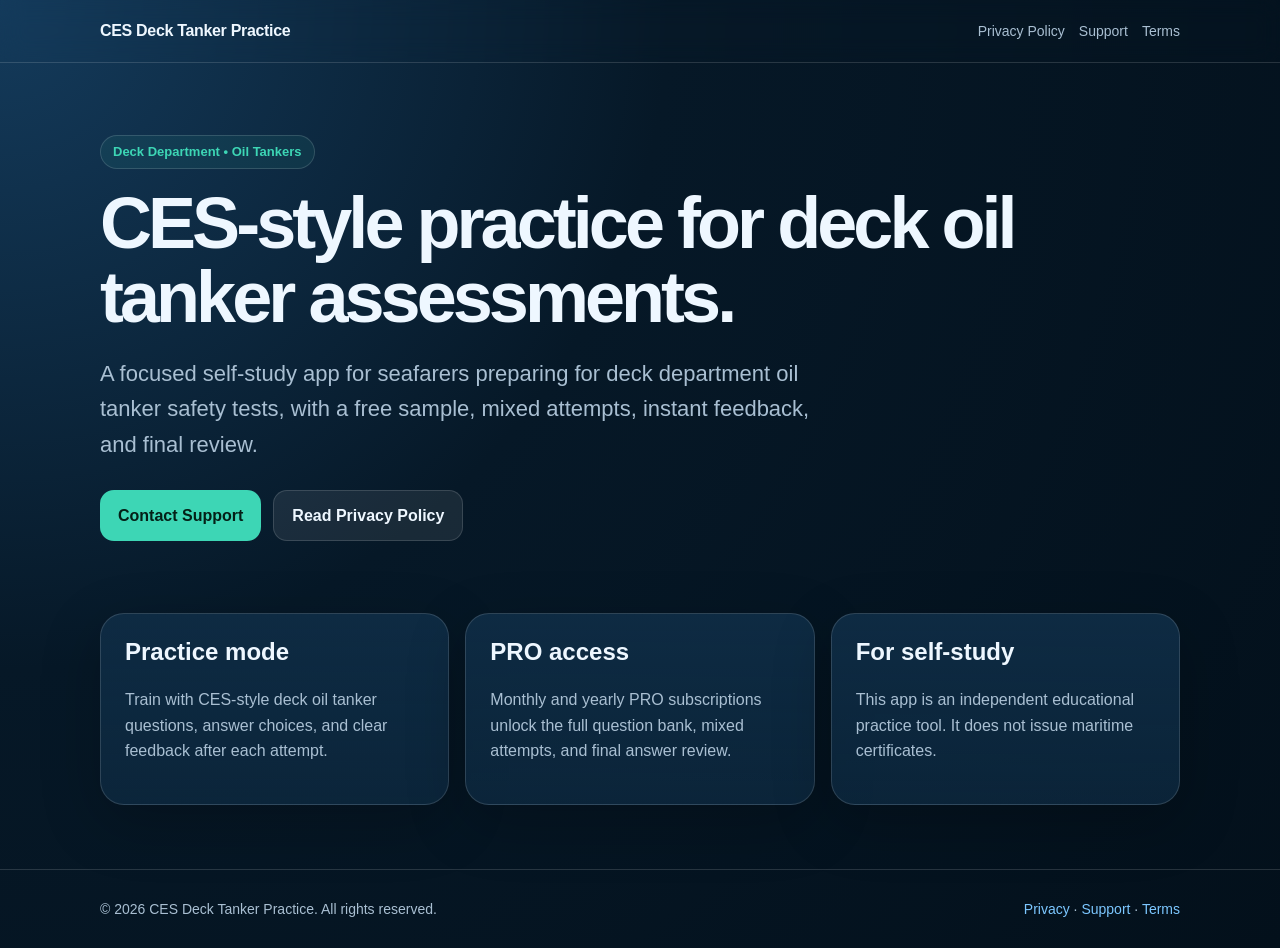
<file: index.html>
<!doctype html>
<html lang="en">
<head>
  <meta charset="utf-8">
  <meta name="viewport" content="width=device-width, initial-scale=1">
  <title>CES Test for Deck on Oil Tankers</title>
  <meta name="description" content="CES-style deck oil tanker practice app for seafarers.">
  <link rel="stylesheet" href="styles.css">
</head>
<body>
  <header class="nav">
    <div class="container nav-inner">
      <a class="brand" href="index.html">CES Deck Tanker Practice</a>
      <nav class="nav-links" aria-label="Main navigation">
        <a href="privacy.html">Privacy Policy</a>
        <a href="support.html">Support</a>
        <a href="terms.html">Terms</a>
      </nav>
    </div>
  </header>

  <main>
    <section class="container hero">
      <span class="badge">Deck Department • Oil Tankers</span>
      <h1>CES-style practice for deck oil tanker assessments.</h1>
      <p class="lead">A focused self-study app for seafarers preparing for deck department oil tanker safety tests, with a free sample, mixed attempts, instant feedback, and final review.</p>
      <div class="actions">
        <a class="button" href="support.html">Contact Support</a>
        <a class="button secondary" href="privacy.html">Read Privacy Policy</a>
      </div>
    </section>

    <section class="container grid" aria-label="Features">
      <article class="card">
        <h2>Practice mode</h2>
        <p>Train with CES-style deck oil tanker questions, answer choices, and clear feedback after each attempt.</p>
      </article>
      <article class="card">
        <h2>PRO access</h2>
        <p>Monthly and yearly PRO subscriptions unlock the full question bank, mixed attempts, and final answer review.</p>
      </article>
      <article class="card">
        <h2>For self-study</h2>
        <p>This app is an independent educational practice tool. It does not issue maritime certificates.</p>
      </article>
    </section>
  </main>

  <footer class="footer">
    <div class="container footer-inner">
      <span>© 2026 CES Deck Tanker Practice. All rights reserved.</span>
      <span><a href="privacy.html">Privacy</a> · <a href="support.html">Support</a> · <a href="terms.html">Terms</a></span>
    </div>
  </footer>
</body>
</html>
</file>
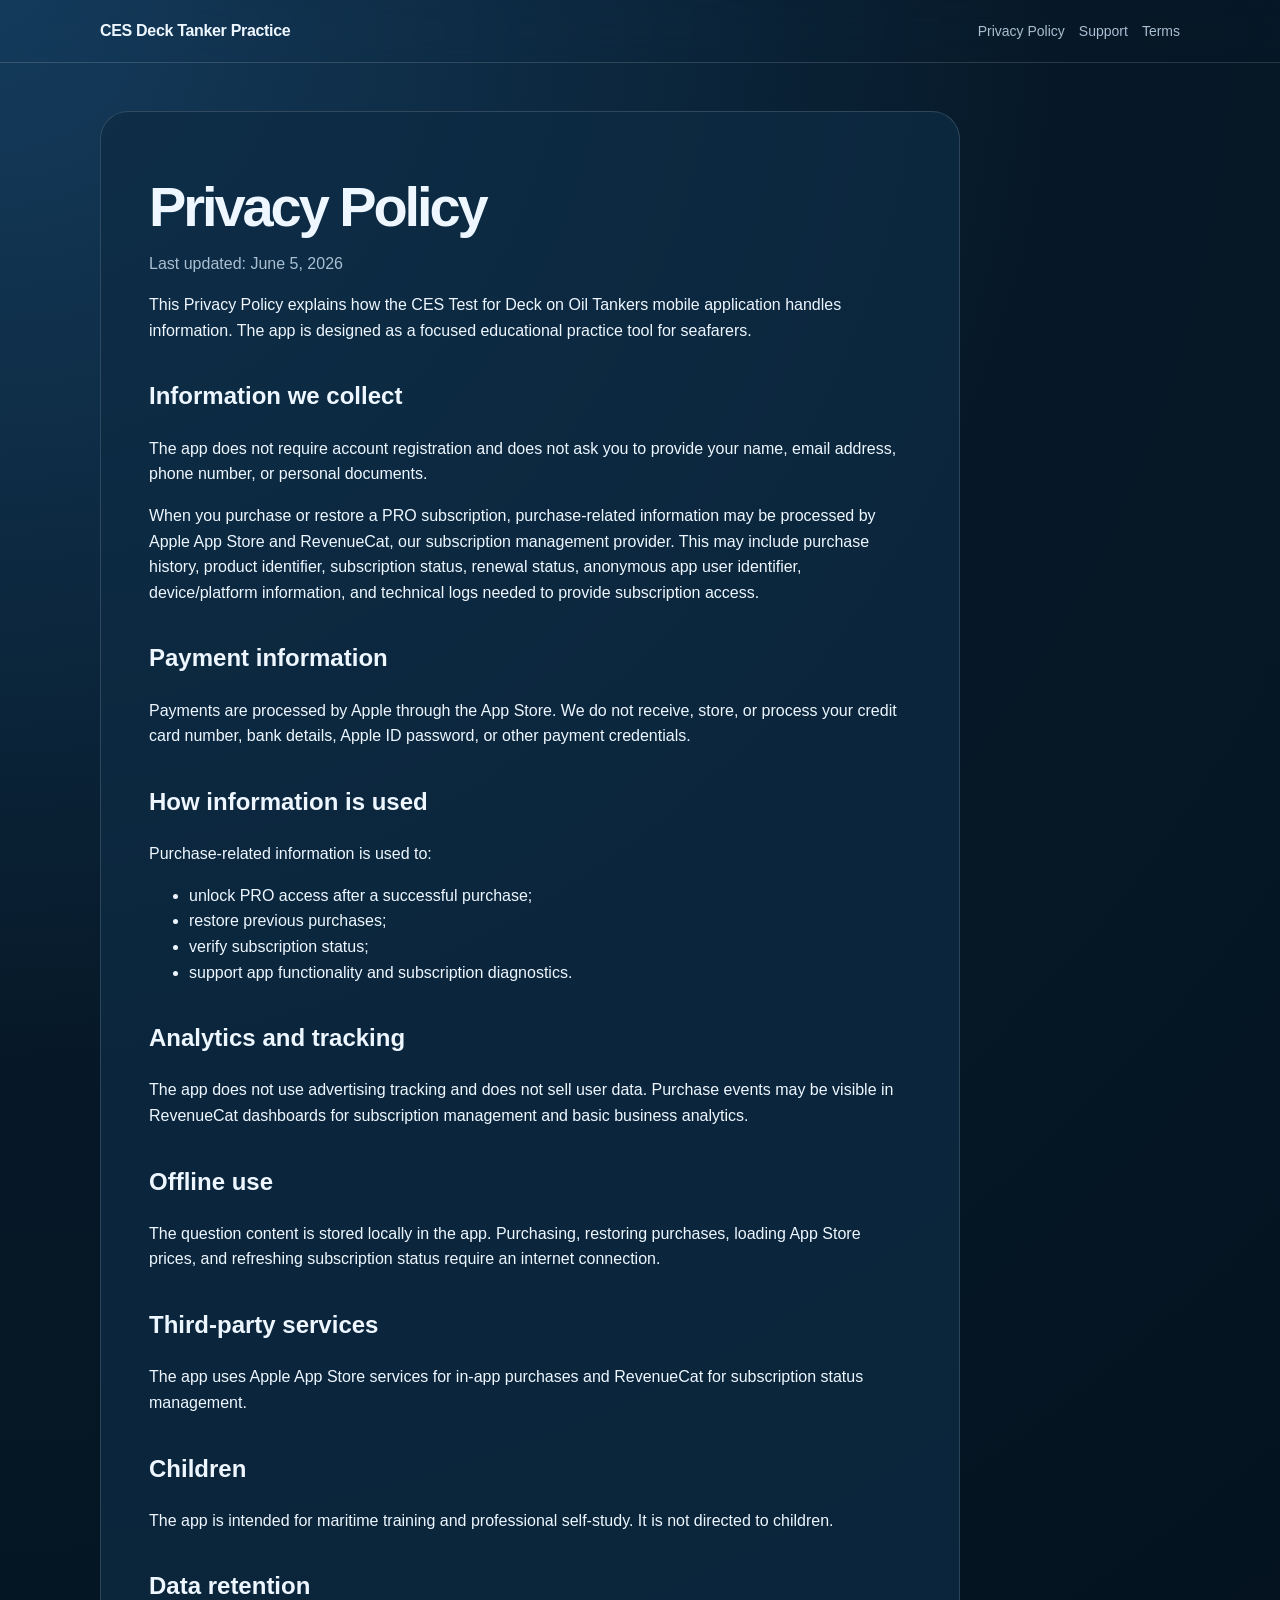
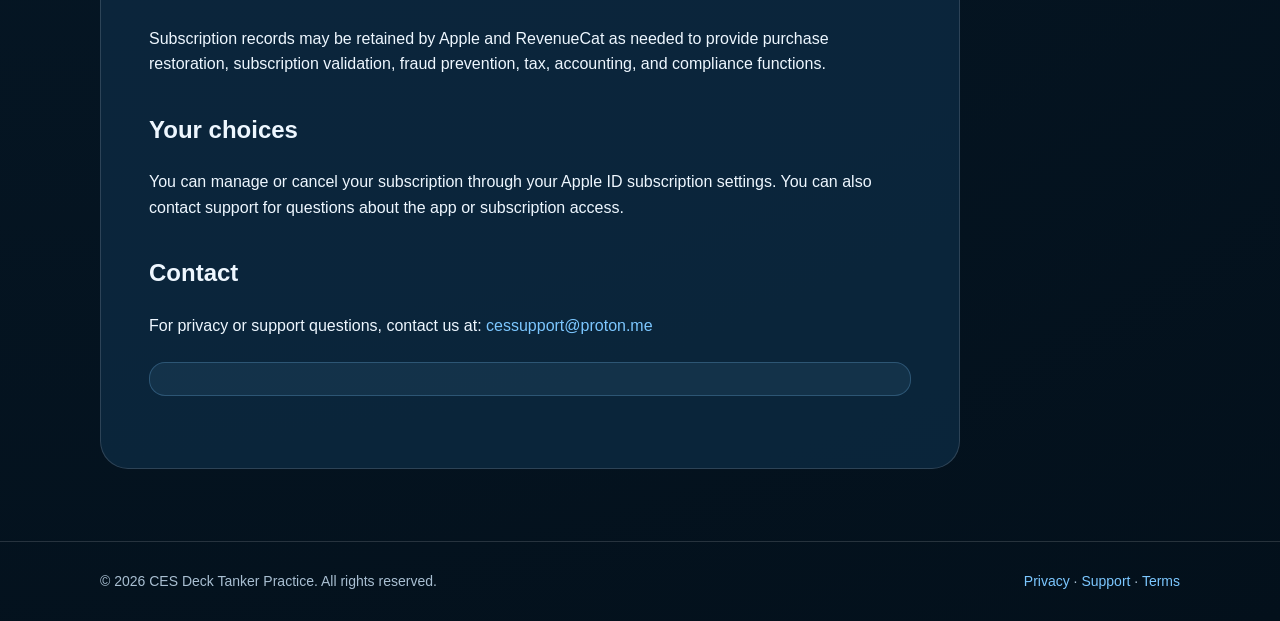
<file: privacy.html>
<!doctype html>
<html lang="en">
<head>
  <meta charset="utf-8">
  <meta name="viewport" content="width=device-width, initial-scale=1">
  <title>Privacy Policy — CES Test for Deck on Oil Tankers</title>
  <meta name="description" content="Privacy Policy for CES Test for Deck on Oil Tankers.">
  <link rel="stylesheet" href="styles.css">
</head>
<body>
  <header class="nav">
    <div class="container nav-inner">
      <a class="brand" href="index.html">CES Deck Tanker Practice</a>
      <nav class="nav-links" aria-label="Main navigation">
        <a href="privacy.html">Privacy Policy</a>
        <a href="support.html">Support</a>
        <a href="terms.html">Terms</a>
      </nav>
    </div>
  </header>

  <main class="container page">
    <article class="page-card">
      <h1>Privacy Policy</h1>
      <p class="updated">Last updated: June 5, 2026</p>

      <p>This Privacy Policy explains how the CES Test for Deck on Oil Tankers mobile application handles information. The app is designed as a focused educational practice tool for seafarers.</p>

      <h2>Information we collect</h2>
      <p>The app does not require account registration and does not ask you to provide your name, email address, phone number, or personal documents.</p>
      <p>When you purchase or restore a PRO subscription, purchase-related information may be processed by Apple App Store and RevenueCat, our subscription management provider. This may include purchase history, product identifier, subscription status, renewal status, anonymous app user identifier, device/platform information, and technical logs needed to provide subscription access.</p>

      <h2>Payment information</h2>
      <p>Payments are processed by Apple through the App Store. We do not receive, store, or process your credit card number, bank details, Apple ID password, or other payment credentials.</p>

      <h2>How information is used</h2>
      <p>Purchase-related information is used to:</p>
      <ul>
        <li>unlock PRO access after a successful purchase;</li>
        <li>restore previous purchases;</li>
        <li>verify subscription status;</li>
        <li>support app functionality and subscription diagnostics.</li>
      </ul>

      <h2>Analytics and tracking</h2>
      <p>The app does not use advertising tracking and does not sell user data. Purchase events may be visible in RevenueCat dashboards for subscription management and basic business analytics.</p>

      <h2>Offline use</h2>
      <p>The question content is stored locally in the app. Purchasing, restoring purchases, loading App Store prices, and refreshing subscription status require an internet connection.</p>

      <h2>Third-party services</h2>
      <p>The app uses Apple App Store services for in-app purchases and RevenueCat for subscription status management.</p>

      <h2>Children</h2>
      <p>The app is intended for maritime training and professional self-study. It is not directed to children.</p>

      <h2>Data retention</h2>
      <p>Subscription records may be retained by Apple and RevenueCat as needed to provide purchase restoration, subscription validation, fraud prevention, tax, accounting, and compliance functions.</p>

      <h2>Your choices</h2>
      <p>You can manage or cancel your subscription through your Apple ID subscription settings. You can also contact support for questions about the app or subscription access.</p>

      <h2>Contact</h2>
      <p>For privacy or support questions, contact us at: <a href="mailto:cessupport@proton.me">cessupport@proton.me</a></p>

      <div class="notice">
      
      </div>
    </article>
  </main>

  <footer class="footer">
    <div class="container footer-inner">
      <span>© 2026 CES Deck Tanker Practice. All rights reserved.</span>
      <span><a href="privacy.html">Privacy</a> · <a href="support.html">Support</a> · <a href="terms.html">Terms</a></span>
    </div>
  </footer>
</body>
</html>
</file>
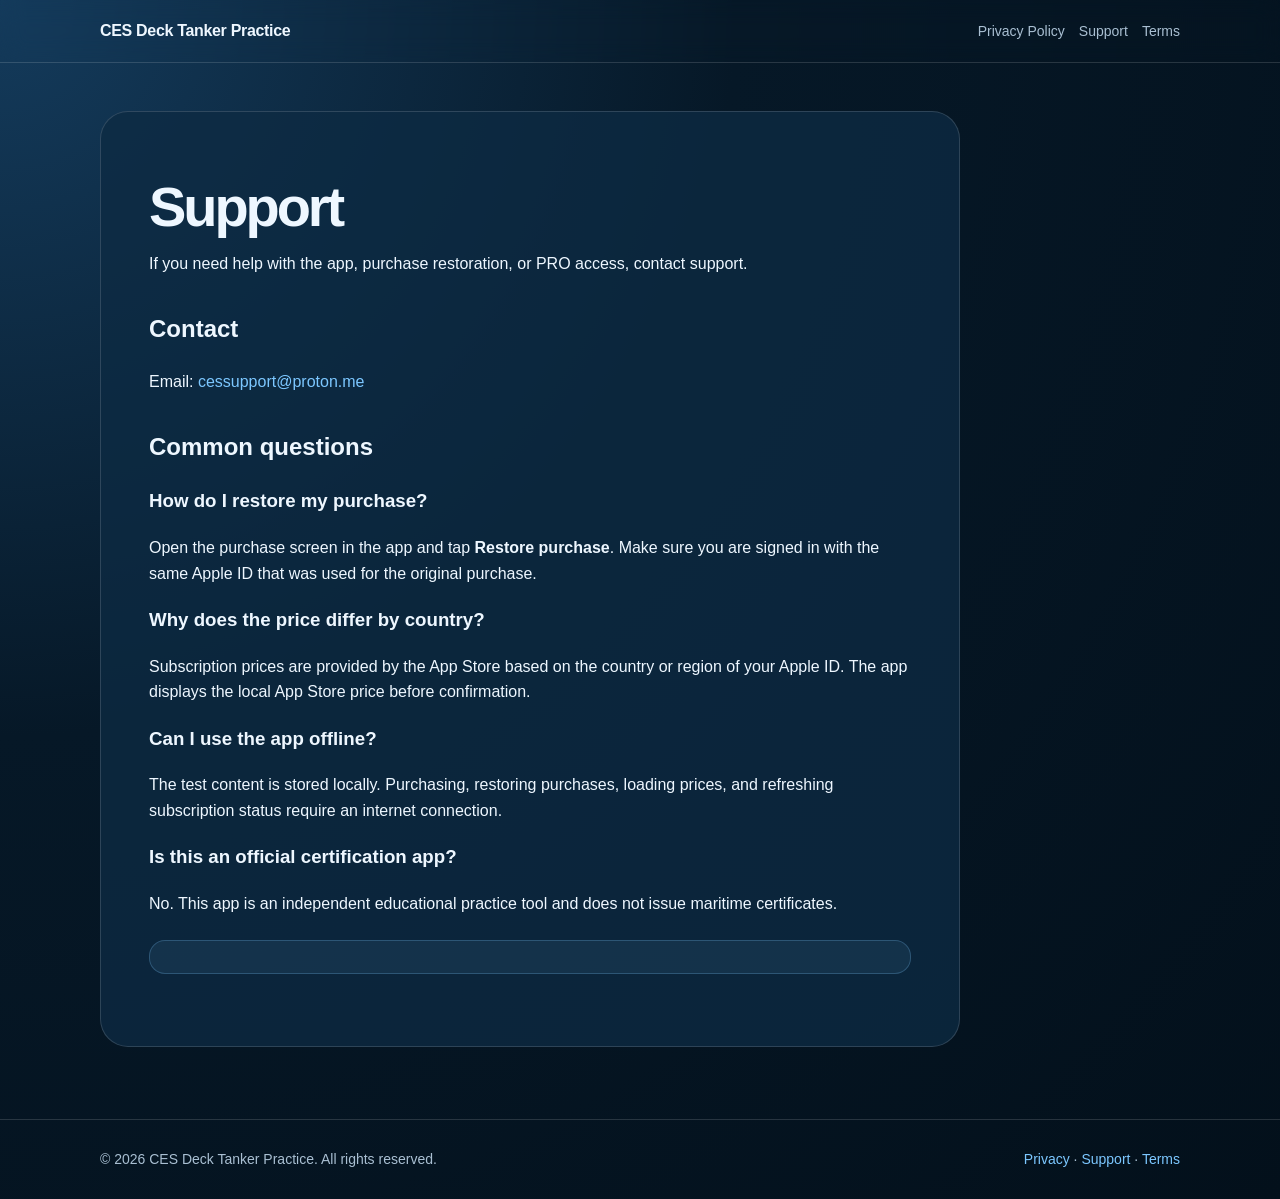
<file: support.html>
<!doctype html>
<html lang="en">
<head>
  <meta charset="utf-8">
  <meta name="viewport" content="width=device-width, initial-scale=1">
  <title>Support — CES Test for Deck on Oil Tankers</title>
  <meta name="description" content="Support page for CES Test for Deck on Oil Tankers.">
  <link rel="stylesheet" href="styles.css">
</head>
<body>
  <header class="nav">
    <div class="container nav-inner">
      <a class="brand" href="index.html">CES Deck Tanker Practice</a>
      <nav class="nav-links" aria-label="Main navigation">
        <a href="privacy.html">Privacy Policy</a>
        <a href="support.html">Support</a>
        <a href="terms.html">Terms</a>
      </nav>
    </div>
  </header>

  <main class="container page">
    <article class="page-card">
      <h1>Support</h1>
      <p>If you need help with the app, purchase restoration, or PRO access, contact support.</p>

      <h2>Contact</h2>
      <p>Email: <a href="mailto:cessupport@proton.me">cessupport@proton.me</a></p>

      <h2>Common questions</h2>
      <h3>How do I restore my purchase?</h3>
      <p>Open the purchase screen in the app and tap <strong>Restore purchase</strong>. Make sure you are signed in with the same Apple ID that was used for the original purchase.</p>

      <h3>Why does the price differ by country?</h3>
      <p>Subscription prices are provided by the App Store based on the country or region of your Apple ID. The app displays the local App Store price before confirmation.</p>

      <h3>Can I use the app offline?</h3>
      <p>The test content is stored locally. Purchasing, restoring purchases, loading prices, and refreshing subscription status require an internet connection.</p>

      <h3>Is this an official certification app?</h3>
      <p>No. This app is an independent educational practice tool and does not issue maritime certificates.</p>

      <div class="notice">
      
      </div>
    </article>
  </main>

  <footer class="footer">
    <div class="container footer-inner">
      <span>© 2026 CES Deck Tanker Practice. All rights reserved.</span>
      <span><a href="privacy.html">Privacy</a> · <a href="support.html">Support</a> · <a href="terms.html">Terms</a></span>
    </div>
  </footer>
</body>
</html>
</file>
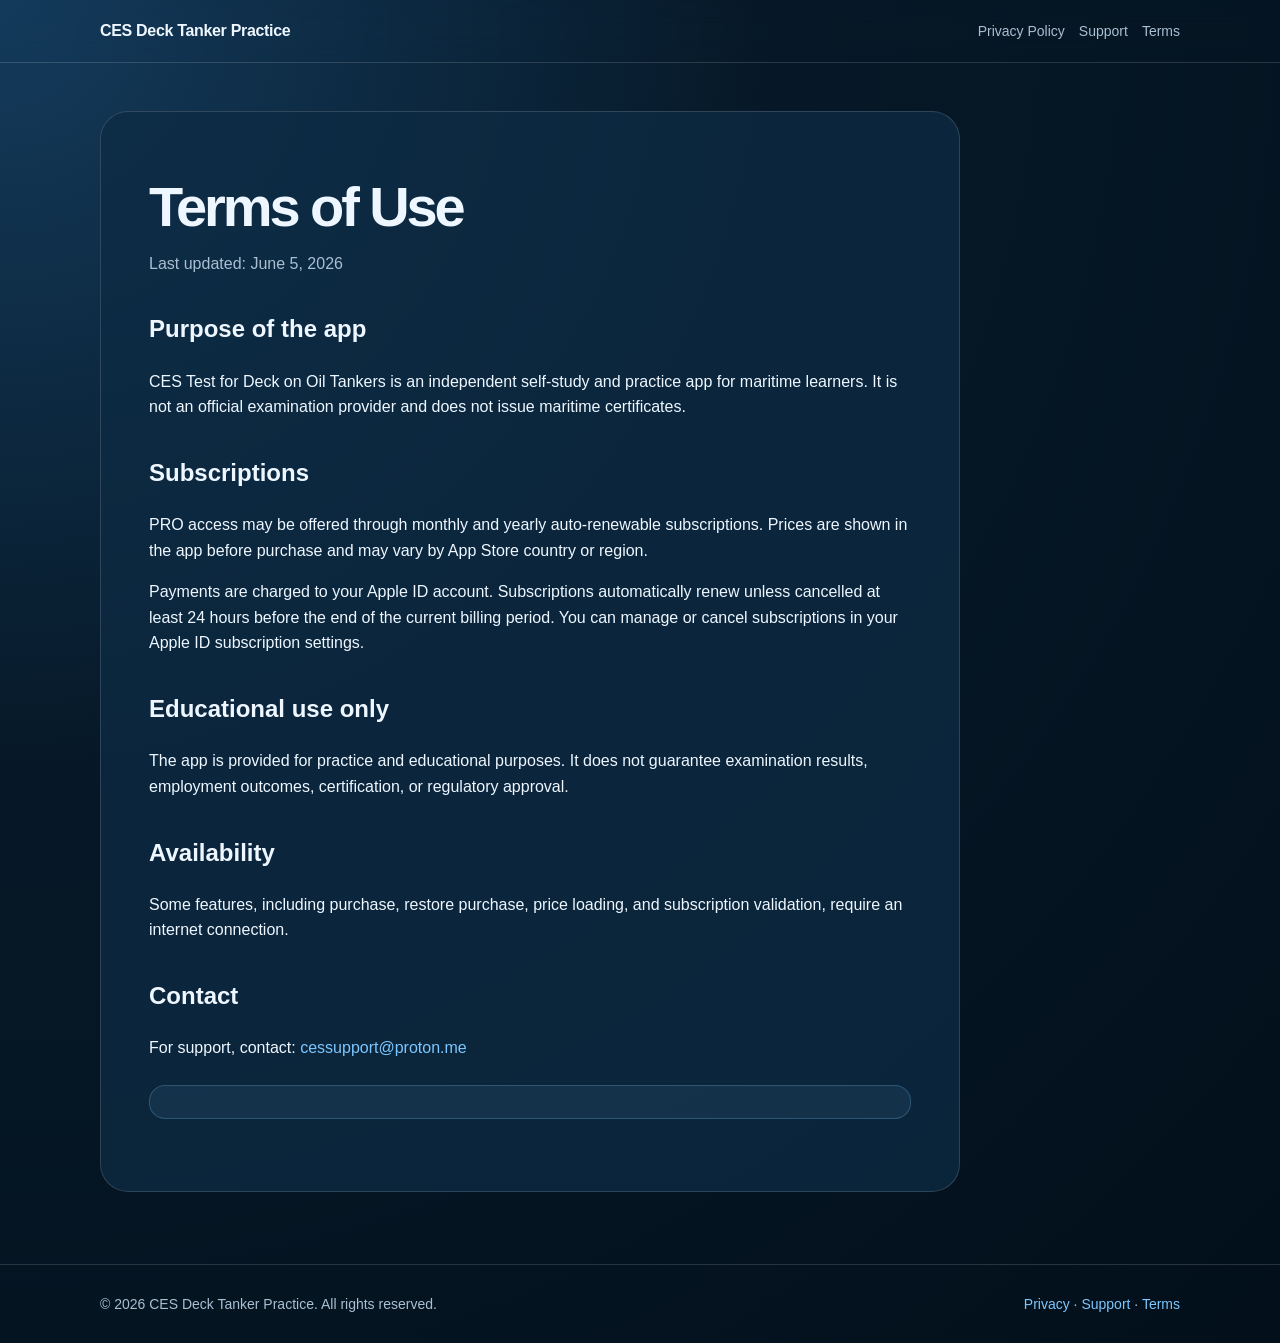
<file: terms.html>
<!doctype html>
<html lang="en">
<head>
  <meta charset="utf-8">
  <meta name="viewport" content="width=device-width, initial-scale=1">
  <title>Terms — CES Test for Deck on Oil Tankers</title>
  <meta name="description" content="Terms for CES Test for Deck on Oil Tankers.">
  <link rel="stylesheet" href="styles.css">
</head>
<body>
  <header class="nav">
    <div class="container nav-inner">
      <a class="brand" href="index.html">CES Deck Tanker Practice</a>
      <nav class="nav-links" aria-label="Main navigation">
        <a href="privacy.html">Privacy Policy</a>
        <a href="support.html">Support</a>
        <a href="terms.html">Terms</a>
      </nav>
    </div>
  </header>

  <main class="container page">
    <article class="page-card">
      <h1>Terms of Use</h1>
      <p class="updated">Last updated: June 5, 2026</p>

      <h2>Purpose of the app</h2>
      <p>CES Test for Deck on Oil Tankers is an independent self-study and practice app for maritime learners. It is not an official examination provider and does not issue maritime certificates.</p>

      <h2>Subscriptions</h2>
      <p>PRO access may be offered through monthly and yearly auto-renewable subscriptions. Prices are shown in the app before purchase and may vary by App Store country or region.</p>
      <p>Payments are charged to your Apple ID account. Subscriptions automatically renew unless cancelled at least 24 hours before the end of the current billing period. You can manage or cancel subscriptions in your Apple ID subscription settings.</p>

      <h2>Educational use only</h2>
      <p>The app is provided for practice and educational purposes. It does not guarantee examination results, employment outcomes, certification, or regulatory approval.</p>

      <h2>Availability</h2>
      <p>Some features, including purchase, restore purchase, price loading, and subscription validation, require an internet connection.</p>

      <h2>Contact</h2>
      <p>For support, contact: <a href="mailto:cessupport@proton.me">cessupport@proton.me</a></p>

      <div class="notice">
        
      </div>
    </article>
  </main>

  <footer class="footer">
    <div class="container footer-inner">
      <span>© 2026 CES Deck Tanker Practice. All rights reserved.</span>
      <span><a href="privacy.html">Privacy</a> · <a href="support.html">Support</a> · <a href="terms.html">Terms</a></span>
    </div>
  </footer>
</body>
</html>
</file>
<file: styles.css>
:root {
  --bg: #061827;
  --card: #0e2b43;
  --card-2: #123553;
  --text: #eef7ff;
  --muted: #a9bfd2;
  --accent: #3dd6b5;
  --accent-2: #7cc7ff;
  --line: rgba(255,255,255,0.14);
}

* { box-sizing: border-box; }
html { scroll-behavior: smooth; }
body {
  margin: 0;
  font-family: -apple-system, BlinkMacSystemFont, "Segoe UI", Roboto, Helvetica, Arial, sans-serif;
  background: radial-gradient(circle at top left, #143b5c 0, #061827 42%, #03101b 100%);
  color: var(--text);
  line-height: 1.6;
}

a { color: var(--accent-2); text-decoration: none; }
a:hover { text-decoration: underline; }

.container {
  width: min(1080px, calc(100% - 32px));
  margin: 0 auto;
}

.nav {
  padding: 18px 0;
  border-bottom: 1px solid var(--line);
  backdrop-filter: blur(12px);
}
.nav-inner {
  display: flex;
  justify-content: space-between;
  align-items: center;
  gap: 16px;
}
.brand {
  font-weight: 800;
  letter-spacing: -0.02em;
  color: var(--text);
}
.nav-links {
  display: flex;
  gap: 14px;
  flex-wrap: wrap;
  justify-content: flex-end;
}
.nav-links a {
  color: var(--muted);
  font-size: 14px;
}

.hero {
  padding: 72px 0 48px;
}
.badge {
  display: inline-flex;
  padding: 6px 12px;
  border: 1px solid var(--line);
  border-radius: 999px;
  color: var(--accent);
  background: rgba(61,214,181,0.08);
  font-weight: 700;
  font-size: 13px;
}
h1 {
  margin: 18px 0 14px;
  font-size: clamp(36px, 6vw, 72px);
  line-height: 1.02;
  letter-spacing: -0.055em;
}
.lead {
  max-width: 720px;
  color: var(--muted);
  font-size: clamp(18px, 2.4vw, 22px);
}
.actions {
  display: flex;
  gap: 12px;
  flex-wrap: wrap;
  margin-top: 28px;
}
.button {
  display: inline-flex;
  align-items: center;
  justify-content: center;
  padding: 12px 18px;
  border-radius: 14px;
  background: var(--accent);
  color: #042017;
  font-weight: 800;
}
.button.secondary {
  background: rgba(255,255,255,0.08);
  color: var(--text);
  border: 1px solid var(--line);
}

.grid {
  display: grid;
  grid-template-columns: repeat(3, 1fr);
  gap: 16px;
  padding: 24px 0 64px;
}
.card {
  padding: 24px;
  background: linear-gradient(180deg, var(--card), rgba(14,43,67,0.72));
  border: 1px solid var(--line);
  border-radius: 24px;
  box-shadow: 0 18px 60px rgba(0,0,0,0.22);
}
.card h2, .card h3 {
  margin-top: 0;
  line-height: 1.2;
}
.card p, .card li { color: var(--muted); }

.page {
  padding: 48px 0 72px;
}
.page-card {
  max-width: 860px;
  padding: clamp(24px, 5vw, 48px);
  background: rgba(14,43,67,0.78);
  border: 1px solid var(--line);
  border-radius: 28px;
}
.page h1 { font-size: clamp(34px, 5vw, 56px); }
.page h2 { margin-top: 34px; }
.updated { color: var(--muted); }
.notice {
  margin: 24px 0;
  padding: 16px;
  border-radius: 16px;
  background: rgba(124,199,255,0.08);
  border: 1px solid rgba(124,199,255,0.24);
  color: var(--muted);
}

.footer {
  border-top: 1px solid var(--line);
  padding: 28px 0;
  color: var(--muted);
  font-size: 14px;
}
.footer-inner {
  display: flex;
  justify-content: space-between;
  gap: 16px;
  flex-wrap: wrap;
}

@media (max-width: 760px) {
  .grid { grid-template-columns: 1fr; }
  .hero { padding-top: 48px; }
  .nav-inner { align-items: flex-start; flex-direction: column; }
  .nav-links { justify-content: flex-start; }
}
</file>
